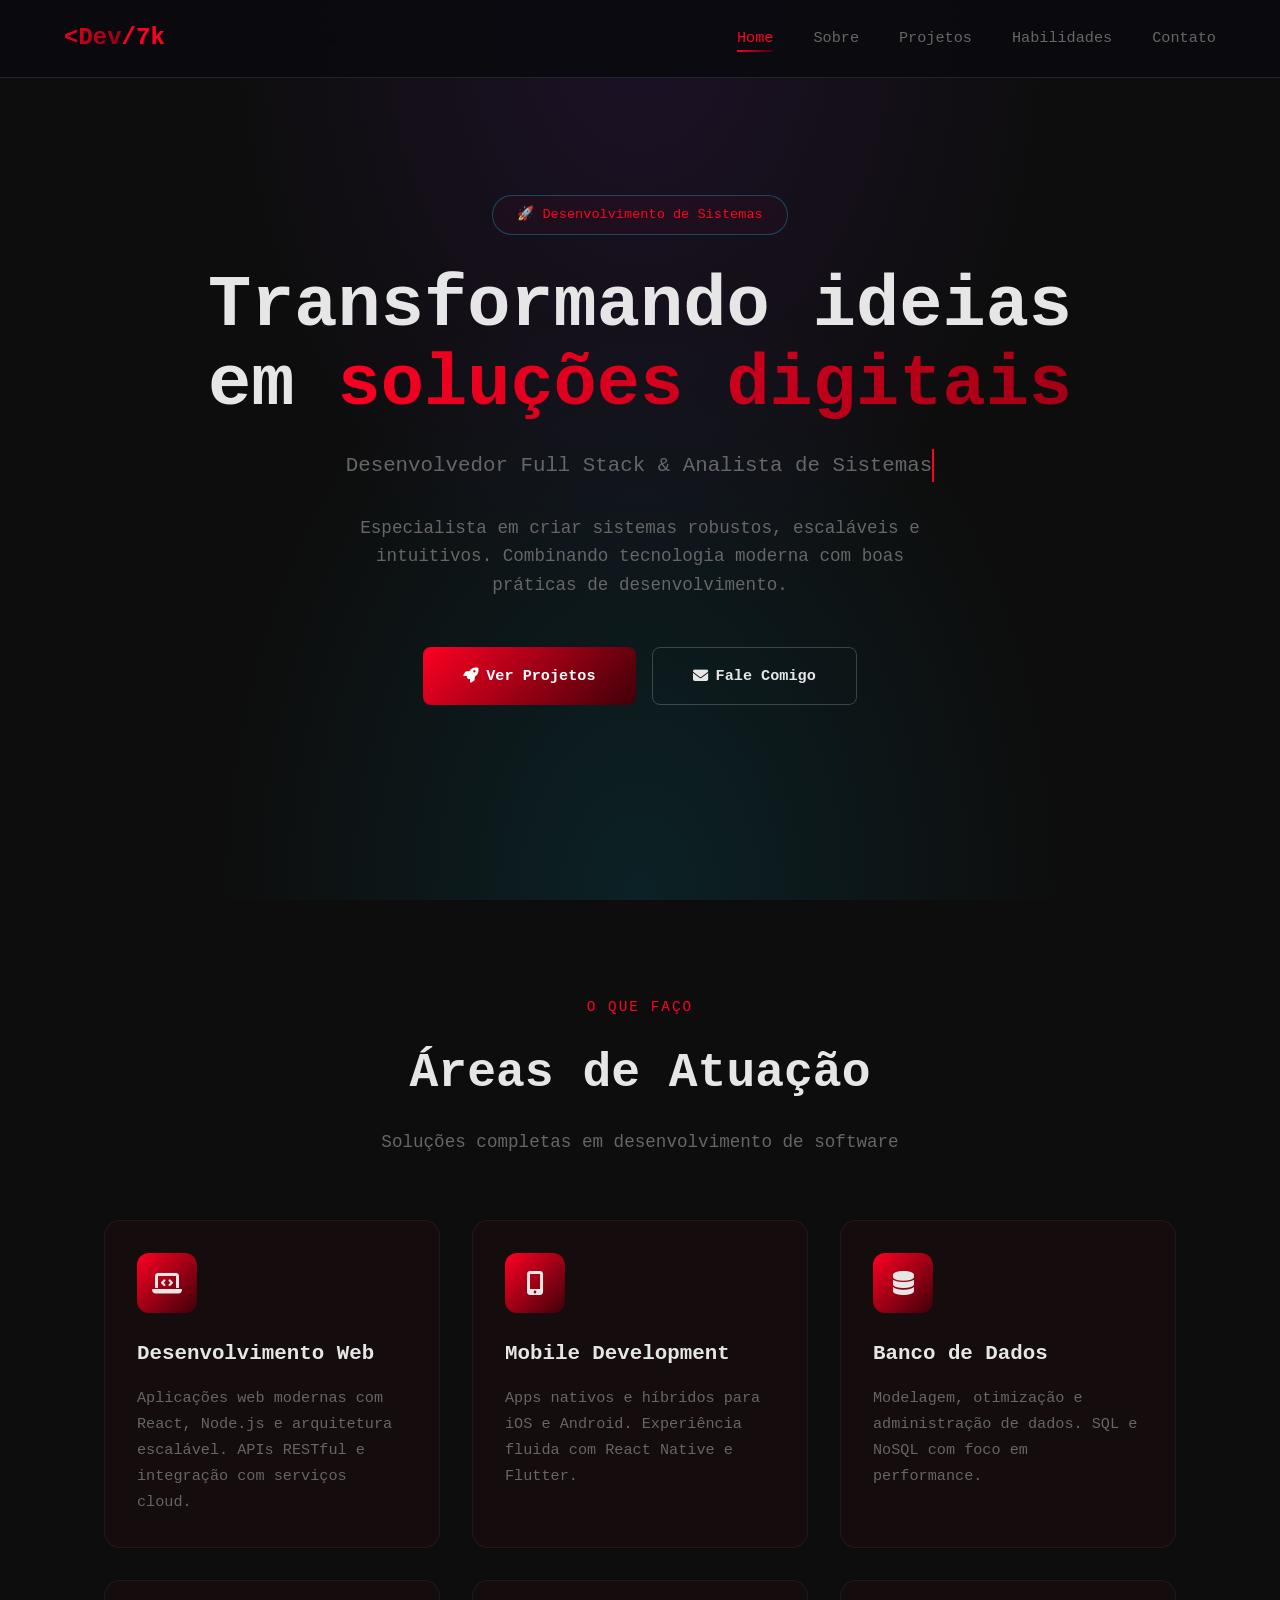
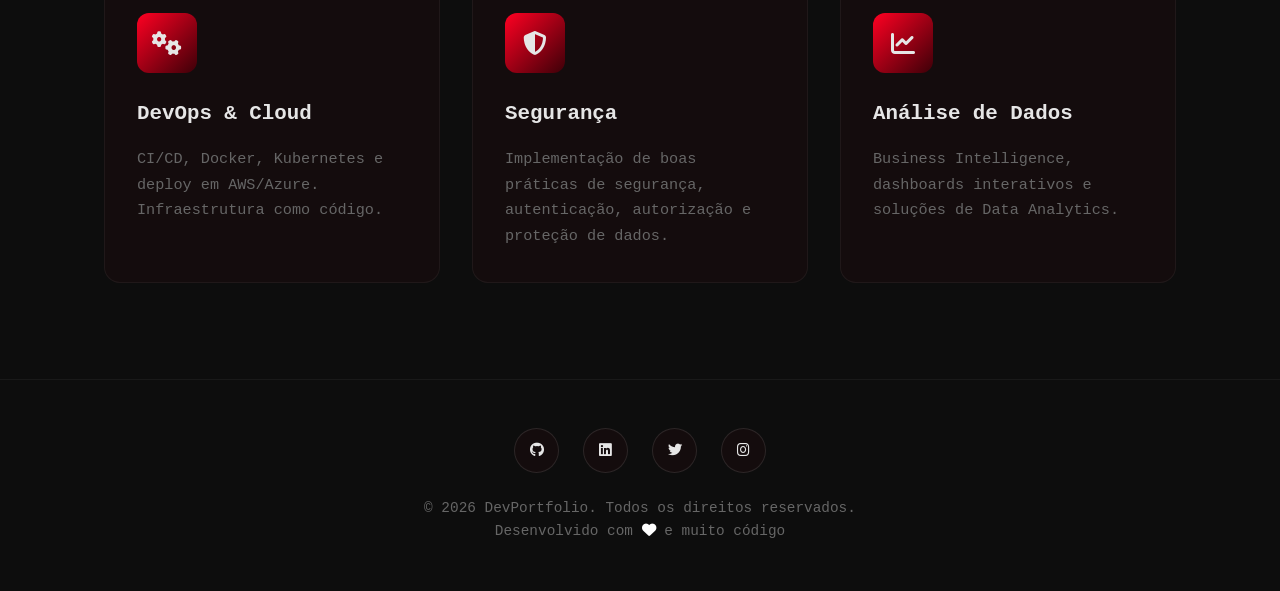
<file: index.html>
<html lang="pt-br">
<head>
<meta charset="UTF-8">
<title>DEV - SITE PESSOAL - lOPES46K</title>
<link rel="stylesheet" href="Css/estilo.css">
<link rel="stylesheet" href="https://cdnjs.cloudflare.com/ajax/libs/font-awesome/6.4.0/css/all.min.css">
</head>
<body>
    <!--MENU DE NAVEGAÇÃO-->
    <nav class="navbar">
        <div class ="logo">&lt;Dev<span>/7k</span></div>
        <ul class="nav-links">
            <li><a href="index.html" class="active">Home</a></li>
            <li><a href="sobre.html">Sobre</a></li>
            <li><a href="projetos.html">Projetos</a></li>
            <li><a href="habilidades.html">Habilidades</a></li>
            <li><a href="contato.html">Contato</a></li>


        </ul>
    </nav>
    <!--SEÇÃO HERO-->
    <section class="hero">
        <div class="hero-content">
          <span class="hero-badge">🚀 Desenvolvimento de Sistemas</span>
            <h1>Transformando ideias em <span class="highlight">soluções digitais</span></h1>
            <div class="typing-text">Desenvolvedor Full Stack & Analista de Sistemas</div>
            <p class="hero-description">
                Especialista em criar sistemas robustos, escaláveis e intuitivos. 
                Combinando tecnologia moderna com boas práticas de desenvolvimento.
            </p>
            <div class="cta-buttons">
                <a href="projetos.html" class="btn btn-primary">
                    <i class="fas fa-rocket"></i> Ver Projetos
                </a>
                <a href="contato.html" class="btn btn-secondary">
                    <i class="fas fa-envelope"></i> Fale Comigo
                </a>
            </div>
        </div>
    </section>
    <!-- Serviços -->
    <section id="servicos">
        <div class="section-header">
            <span class="section-tag">O que faço</span>
            <h2 class="section-title">Áreas de Atuação</h2>
            <p class="section-subtitle">Soluções completas em desenvolvimento de software</p>
        </div>
        
        <div class="cards-grid">
            <div class="card">
                <div class="card-icon">
                    <i class="fas fa-laptop-code"></i>
                </div>
                <h3>Desenvolvimento Web</h3>
                <p>Aplicações web modernas com React, Node.js e arquitetura escalável. APIs RESTful e integração com serviços cloud.</p>
            </div>
            
            <div class="card">
                <div class="card-icon">
                    <i class="fas fa-mobile-alt"></i>
                </div>
                <h3>Mobile Development</h3>
                <p>Apps nativos e híbridos para iOS e Android. Experiência fluida com React Native e Flutter.</p>
            </div>
            
            <div class="card">
                <div class="card-icon">
                    <i class="fas fa-database"></i>
                </div>
                <h3>Banco de Dados</h3>
                <p>Modelagem, otimização e administração de dados. SQL e NoSQL com foco em performance.</p>
            </div>
            
            <div class="card">
                <div class="card-icon">
                    <i class="fas fa-cogs"></i>
                </div>
                <h3>DevOps & Cloud</h3>
                <p>CI/CD, Docker, Kubernetes e deploy em AWS/Azure. Infraestrutura como código.</p>
            </div>
            
            <div class="card">
                <div class="card-icon">
                    <i class="fas fa-shield-alt"></i>
                </div>
                <h3>Segurança</h3>
                <p>Implementação de boas práticas de segurança, autenticação, autorização e proteção de dados.</p>
            </div>
            
            <div class="card">
                <div class="card-icon">
                    <i class="fas fa-chart-line"></i>
                </div>
                <h3>Análise de Dados</h3>
                <p>Business Intelligence, dashboards interativos e soluções de Data Analytics.</p>
            </div>
        </div>
    </section>

    <!-- Footer -->
    <footer>
        <div class="footer-content">
            <div class="social-links">
                <a href="https://github.com/?locale=pt-br"><i class="fab fa-github"></i></a>
                <a href="#"><i class="fab fa-linkedin"></i></a>
                <a href="#"><i class="fab fa-twitter"></i></a>
                <a href="#"><i class="fab fa-instagram"></i></a>
            </div>
            <p>&copy; 2026 DevPortfolio. Todos os direitos reservados.</p>
            <p>Desenvolvido com <i class="fas fa-heart" style="color: var(--accent);"></i> e muito código</p>
        </div>
    </footer>
</body>
</html>
</body>
</html>
</file>
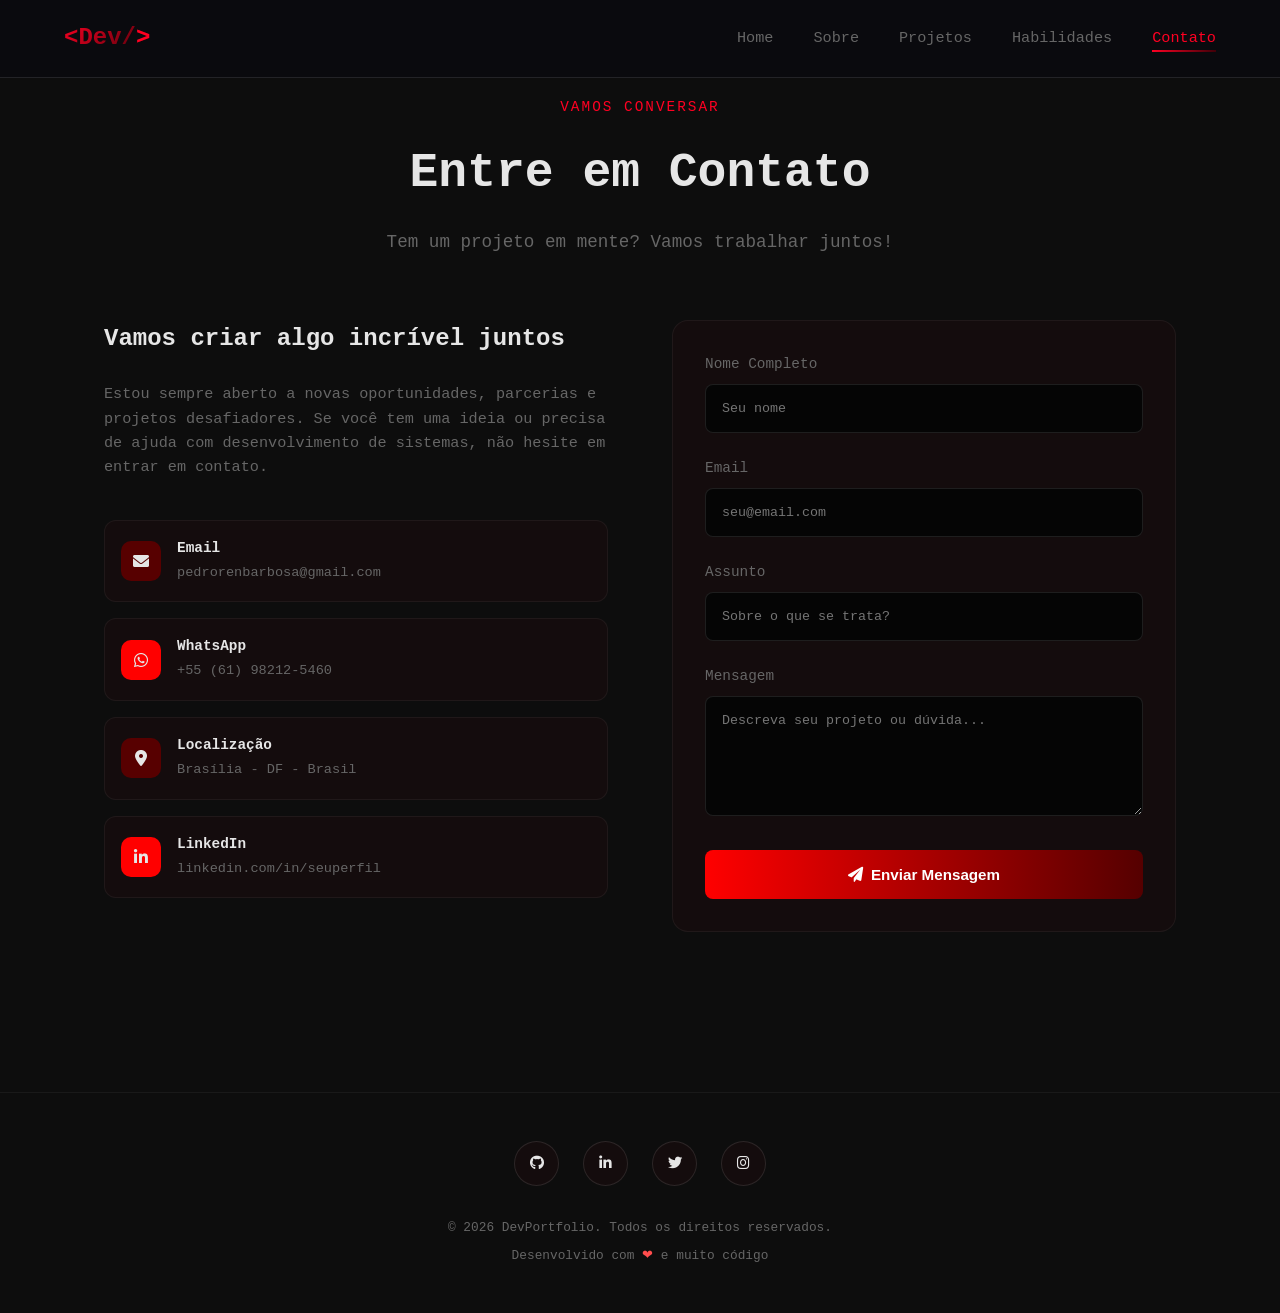
<file: contato.html>
<!DOCTYPE html>
<html lang="pt-br">
<head>
    <meta charset="UTF-8">
    <meta name="viewport" content="width=device-width, initial-scale=1.0">
    <title>Contato | DevPortfolio</title>
    <link rel="stylesheet" href="https://cdnjs.cloudflare.com/ajax/libs/font-awesome/6.0.0/css/all.min.css">
    <link rel="stylesheet" href="Css/estilo.css">
</head>
<body>

    <nav class="navbar">
        <div class="logo">&lt;Dev/<span>&gt;</span></div>
        <ul class="nav-links">
            <li><a href="index.html">Home</a></li>
            <li><a href="sobre.html">Sobre</a></li>
            <li><a href="projetos.html">Projetos</a></li>
            <li><a href="habilidades.html">Habilidades</a></li>
            <li><a href="contato.html" class="active">Contato</a></li>
        </ul>
    </nav>

    <section id="contato" class="contact-section">
        <div class="section-header">
            <span class="section-tag">Vamos Conversar</span>
            <h1 class="section-title">Entre em Contato</h1>
            <p class="section-subtitle">Tem um projeto em mente? Vamos trabalhar juntos!</p>
        </div>

        <div class="contact-container">
            <div class="contact-info">
                <h3 style="font-size: 1.5rem; margin-bottom: 1.5rem; font-family: var(--font-main);">
                    Vamos criar algo incrível juntos
                </h3>
                <p style="margin-bottom: 2.5rem; color: var(--gray); font-size: 0.95rem;">
                    Estou sempre aberto a novas oportunidades, parcerias e projetos desafiadores. 
                    Se você tem uma ideia ou precisa de ajuda com desenvolvimento de sistemas, não hesite em entrar em contato.
                </p>

                <div class="contact-links">
                    <a href="mailto:pedrorenbarbosa@gmail.com" class="contact-link">
                        <i class="fas fa-envelope" style="background: #570000;"></i>
                        <div>
                            <strong style="display: block; font-size: 0.9rem;">Email</strong>
                            <span style="font-size: 0.85rem; color: var(--gray);">pedrorenbarbosa@gmail.com</span>
                        </div>
                    </a>

                    <a href="https://wa.me/5561982125460" class="contact-link">
                        <i class="fab fa-whatsapp" style="background: #ff0000;"></i>
                        <div>
                            <strong style="display: block; font-size: 0.9rem;">WhatsApp</strong>
                            <span style="font-size: 0.85rem; color: var(--gray);">+55 (61) 98212-5460</span>
                        </div>
                    </a>

                    <div class="contact-link">
                        <i class="fas fa-map-marker-alt" style="background: #570000;"></i>
                        <div>
                            <strong style="display: block; font-size: 0.9rem;">Localização</strong>
                            <span style="font-size: 0.85rem; color: var(--gray);">Brasília - DF - Brasil</span>
                        </div>
                    </div>

                    <a href="#" class="contact-link">
                        <i class="fab fa-linkedin-in" style="background: #ff0000;"></i>
                        <div>
                            <strong style="display: block; font-size: 0.9rem;">LinkedIn</strong>
                            <span style="font-size: 0.85rem; color: var(--gray);">linkedin.com/in/seuperfil</span>
                        </div>
                    </a>
                </div>
            </div>

            <form class="contact-form">
                <div class="form-group">
                    <label>Nome Completo</label>
                    <input type="text" placeholder="Seu nome">
                </div>

                <div class="form-group">
                    <label>Email</label>
                    <input type="email" placeholder="seu@email.com">
                </div>

                <div class="form-group">
                    <label>Assunto</label>
                    <input type="text" placeholder="Sobre o que se trata?">
                </div>

                <div class="form-group">
                    <label>Mensagem</label>
                    <textarea placeholder="Descreva seu projeto ou dúvida..."></textarea>
                </div>

                <button type="submit" class="btn btn-primary" style="width: 100%; justify-content: center; background: linear-gradient(90deg, #ff0000 0%, #550000 100%); border: none;">
                    <i class="fas fa-paper-plane"></i> Enviar Mensagem
                </button>
            </form>
        </div>
    </section>

    <footer style="margin-top: 4rem;">
        <div class="footer-content">
            <div class="social-links" style="margin-bottom: 2rem;">
                <a href="https://github.com/?locale=pt-br"><i class="fab fa-github"></i></a>
                <a href="https://br.linkedin.com/"><i class="fab fa-linkedin-in"></i></a>
                <a href="https://x.com/?lang=pt"><i class="fab fa-twitter"></i></a>
                <a href="https://www.instagram.com/"><i class="fab fa-instagram"></i></a>
            </div>
            <p style="font-size: 0.8rem; color: var(--gray);">© 2026 DevPortfolio. Todos os direitos reservados.</p>
            <p style="font-size: 0.8rem; color: var(--gray); margin-top: 0.5rem;">Desenvolvido com <span style="color: #ff4d4d;">❤</span> e muito código</p>
        </div>
    </footer>

</body>
</html>
</file>
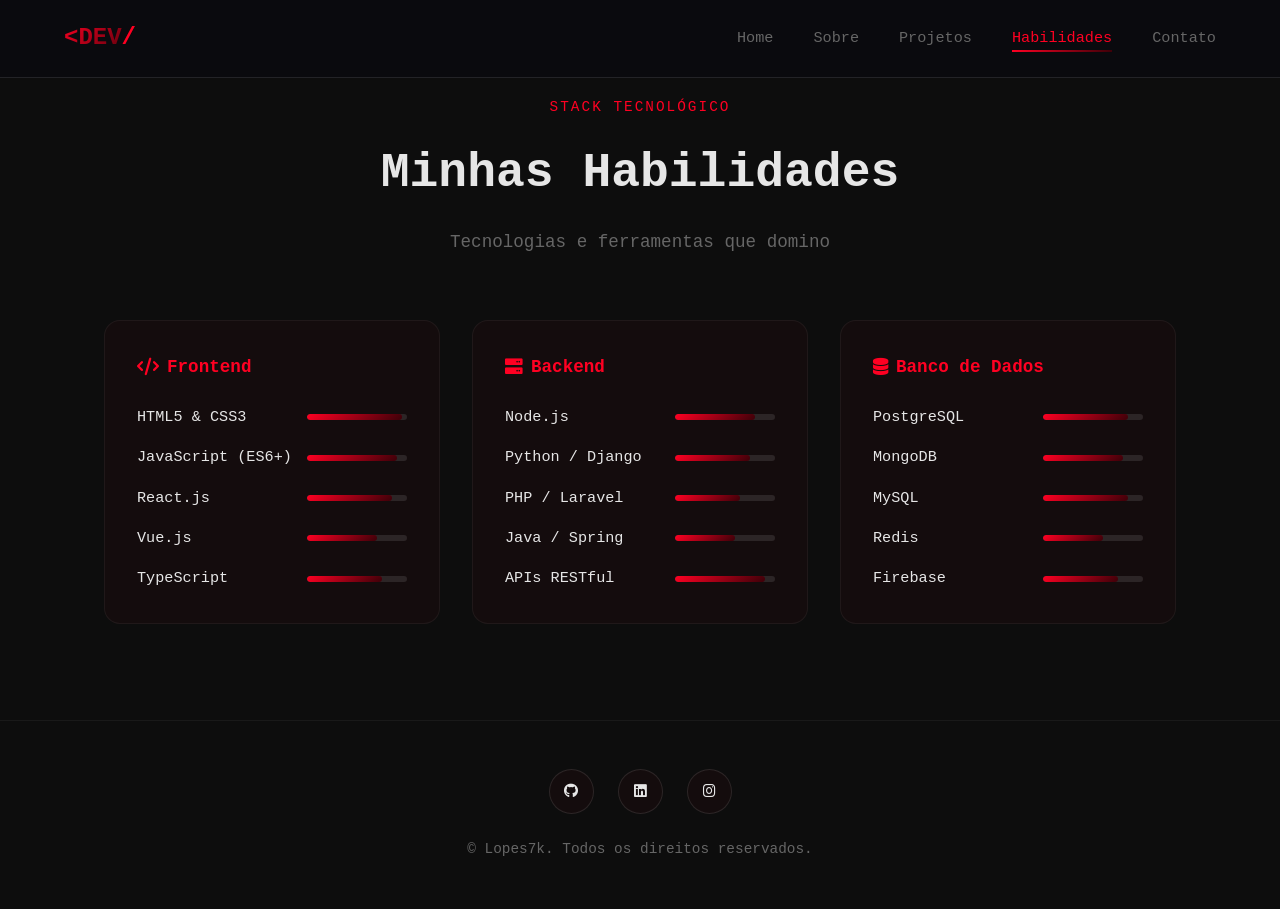
<file: habilidades.html>
<!DOCTYPE html>
<html lang="pt-br">
<head>
    <meta charset="UTF-8">
    <meta name="viewport" content="width=device-width, initial-scale=1.0">
    <title>Portfolio Dev | Minhas Habilidades</title>
    <link rel="stylesheet" href="https://cdnjs.cloudflare.com/ajax/libs/font-awesome/6.0.0/css/all.min.css">
    <link rel="stylesheet" href="Css/estilo.css">
</head>
<body>

    <!--MENU DE NAVEGAÇÃO-->
    <nav class="navbar">
        <div class ="logo">&lt;DEV<span>/</span></div>
        <ul class="nav-links">
            <li><a href="index.html">Home</a></li>
            <li><a href="sobre.html">Sobre</a></li>
            <li><a href="projetos.html">Projetos</a></li>
            <li><a href="habilidades.html" class="active">Habilidades</a></li>
            <li><a href="contato.html">Contato</a></li>
        </ul>
    </nav>

    <main>
        <section id="habilidades" class="skills-section">
            <div class="section-header">
                <span class="section-tag">Stack Tecnológico</span>
                <h1 class="section-title">Minhas Habilidades</h1>
                <p class="section-subtitle">Tecnologias e ferramentas que domino</p>
            </div>

            <div class="skills-container">
                <div class="skill-category">
                    <h3><i class="fas fa-code"></i> Frontend</h3>
                    <div class="skill-list">
                        <div class="skill-item">
                            <span class="skill-name">HTML5 & CSS3</span>
                            <div class="skill-bar"><div class="skill-progress" style="width: 95%;"></div></div>
                        </div>
                        <div class="skill-item">
                            <span class="skill-name">JavaScript (ES6+)</span>
                            <div class="skill-bar"><div class="skill-progress" style="width: 90%;"></div></div>
                        </div>
                        <div class="skill-item">
                            <span class="skill-name">React.js</span>
                            <div class="skill-bar"><div class="skill-progress" style="width: 85%;"></div></div>
                        </div>
                        <div class="skill-item">
                            <span class="skill-name">Vue.js</span>
                            <div class="skill-bar"><div class="skill-progress" style="width: 70%;"></div></div>
                        </div>
                        <div class="skill-item">
                            <span class="skill-name">TypeScript</span>
                            <div class="skill-bar"><div class="skill-progress" style="width: 75%;"></div></div>
                        </div>
                    </div>
                </div>

                <div class="skill-category">
                    <h3><i class="fas fa-server"></i> Backend</h3>
                    <div class="skill-list">
                        <div class="skill-item">
                            <span class="skill-name">Node.js</span>
                            <div class="skill-bar"><div class="skill-progress" style="width: 80%;"></div></div>
                        </div>
                        <div class="skill-item">
                            <span class="skill-name">Python / Django</span>
                            <div class="skill-bar"><div class="skill-progress" style="width: 75%;"></div></div>
                        </div>
                        <div class="skill-item">
                            <span class="skill-name">PHP / Laravel</span>
                            <div class="skill-bar"><div class="skill-progress" style="width: 65%;"></div></div>
                        </div>
                        <div class="skill-item">
                            <span class="skill-name">Java / Spring</span>
                            <div class="skill-bar"><div class="skill-progress" style="width: 60%;"></div></div>
                        </div>
                        <div class="skill-item">
                            <span class="skill-name">APIs RESTful</span>
                            <div class="skill-bar"><div class="skill-progress" style="width: 90%;"></div></div>
                        </div>
                    </div>
                </div>

                <div class="skill-category">
                    <h3><i class="fas fa-database"></i> Banco de Dados</h3>
                    <div class="skill-list">
                        <div class="skill-item">
                            <span class="skill-name">PostgreSQL</span>
                            <div class="skill-bar"><div class="skill-progress" style="width: 85%;"></div></div>
                        </div>
                        <div class="skill-item">
                            <span class="skill-name">MongoDB</span>
                            <div class="skill-bar"><div class="skill-progress" style="width: 80%;"></div></div>
                        </div>
                        <div class="skill-item">
                            <span class="skill-name">MySQL</span>
                            <div class="skill-bar"><div class="skill-progress" style="width: 85%;"></div></div>
                        </div>
                        <div class="skill-item">
                            <span class="skill-name">Redis</span>
                            <div class="skill-bar"><div class="skill-progress" style="width: 60%;"></div></div>
                        </div>
                        <div class="skill-item">
                            <span class="skill-name">Firebase</span>
                            <div class="skill-bar"><div class="skill-progress" style="width: 75%;"></div></div>
                        </div>
                    </div>
                </div>
            </div>
        </section>
    </main>

    <footer>
        <div class="footer-content">
            <div class="social-links">
                <a href="https://github.com/?locale=pt-br"><i class="fab fa-github"></i></a>
                <a href="https://br.linkedin.com/"><i class="fab fa-linkedin"></i></a>
                <a href="https://www.instagram.com/"><i class="fab fa-instagram"></i></a>
            </div>
            <p>&copy; Lopes7k. Todos os direitos reservados.</p>
        </div>
    </footer>

</body>
</html>
</file>
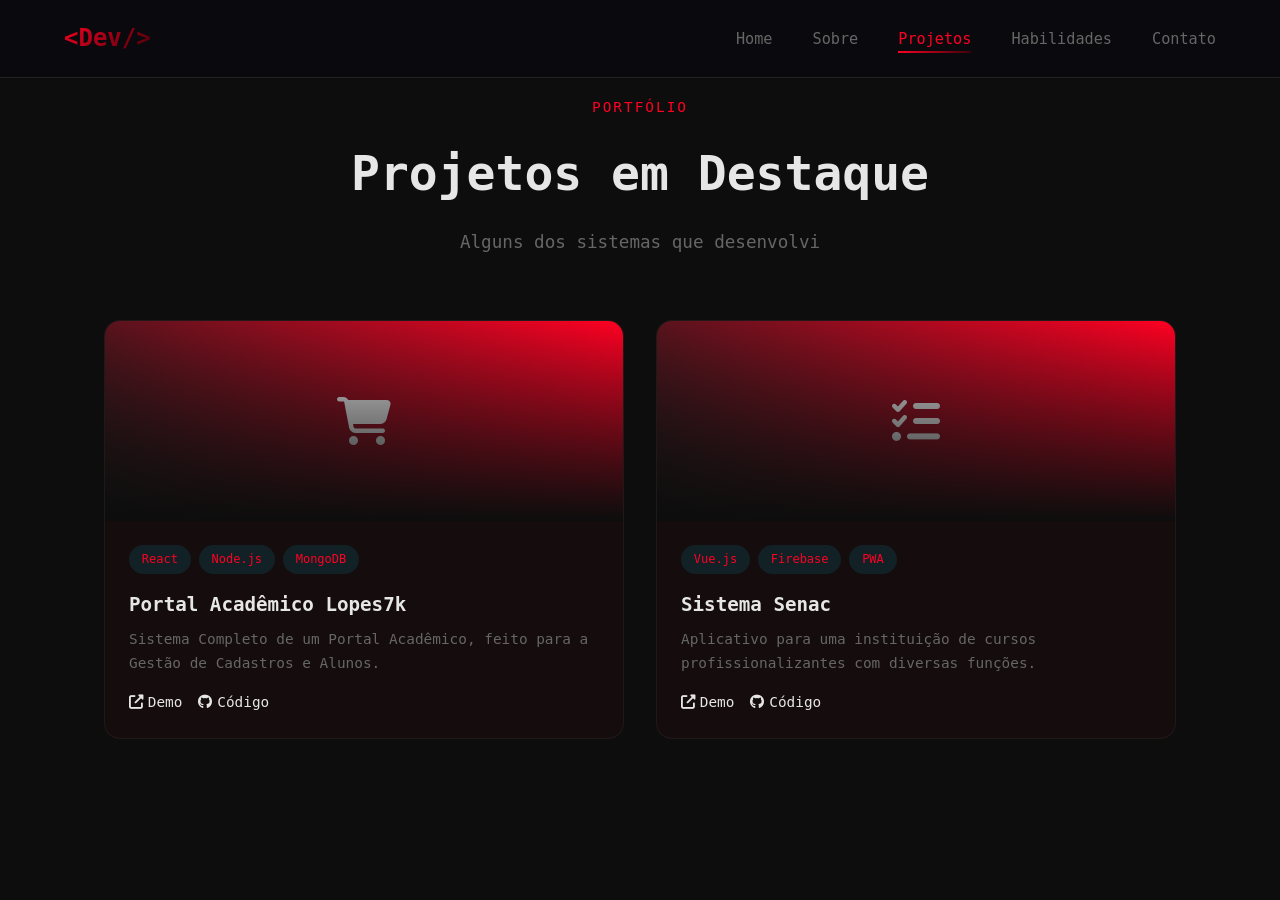
<file: projetos.html>
<!DOCTYPE html>
<html lang="pt-br">
<head>
    <meta charset="UTF-8">
    <meta name="viewport" content="width=device-width, initial-scale=1.0">
    <title>Dev Portfolio</title>
    <link rel="stylesheet" href="https://cdnjs.cloudflare.com/ajax/libs/font-awesome/6.4.0/css/all.min.css">
    <link rel="stylesheet" href="Css/estilo.css">
</head>
<body>

    <nav class="navbar">
        <div class="logo">&lt;Dev/&gt;</div>
        <ul class="nav-links">
            <li><a href="index.html">Home</a></li>
            <li><a href="sobre.html">Sobre</a></li>
            <li><a href="projetos.html" class="active">Projetos</a></li>
            <li><a href="habilidades.html">Habilidades</a></li>
            <li><a href="contato.html">Contato</a></li>
        </ul>
    </nav>

    <section id="projetos">
        <div class="section-header">
            <span class="section-tag">Portfólio</span>
            <h2 class="section-title">Projetos em Destaque</h2>
            <p class="section-subtitle">Alguns dos sistemas que desenvolvi</p>
        </div>

        <div class="projects-grid">
            
            <article class="project-card">
                <div class="project-image">
                    <i class="fas fa-shopping-cart"></i>
                </div>
                <div class="project-content">
                    <div class="project-tags">
                        <span class="tag">React</span>
                        <span class="tag">Node.js</span>
                        <span class="tag">MongoDB</span>
                    </div>
                    <h3>Portal Acadêmico Lopes7k</h3>
                    <p>Sistema Completo de um Portal Acadêmico, feito para a Gestão de Cadastros e Alunos.</p>
                    <div class="project-links">
                        <a href="#"><i class="fas fa-external-link-alt"></i> Demo</a>
                        <a href="#"><i class="fab fa-github"></i> Código</a>
                    </div>
                </div>
            </article>

            <article class="project-card">
                <div class="project-image">
                    <i class="fas fa-tasks"></i>
                </div>
                <div class="project-content">
                    <div class="project-tags">
                        <span class="tag">Vue.js</span>
                        <span class="tag">Firebase</span>
                        <span class="tag">PWA</span>
                    </div>
                    <h3>Sistema Senac</h3>
                    <p>Aplicativo para uma instituição de cursos profissionalizantes com diversas funções.</p>
                    <div class="project-links">
                        <a href="index.html"><i class="fas fa-external-link-alt"></i> Demo</a>
                        <a href="#"><i class="fab fa-github"></i> Código</a>
                    </div>
                </div>
            </article>

        </div>
    </section>

</body>
</html>
</file>
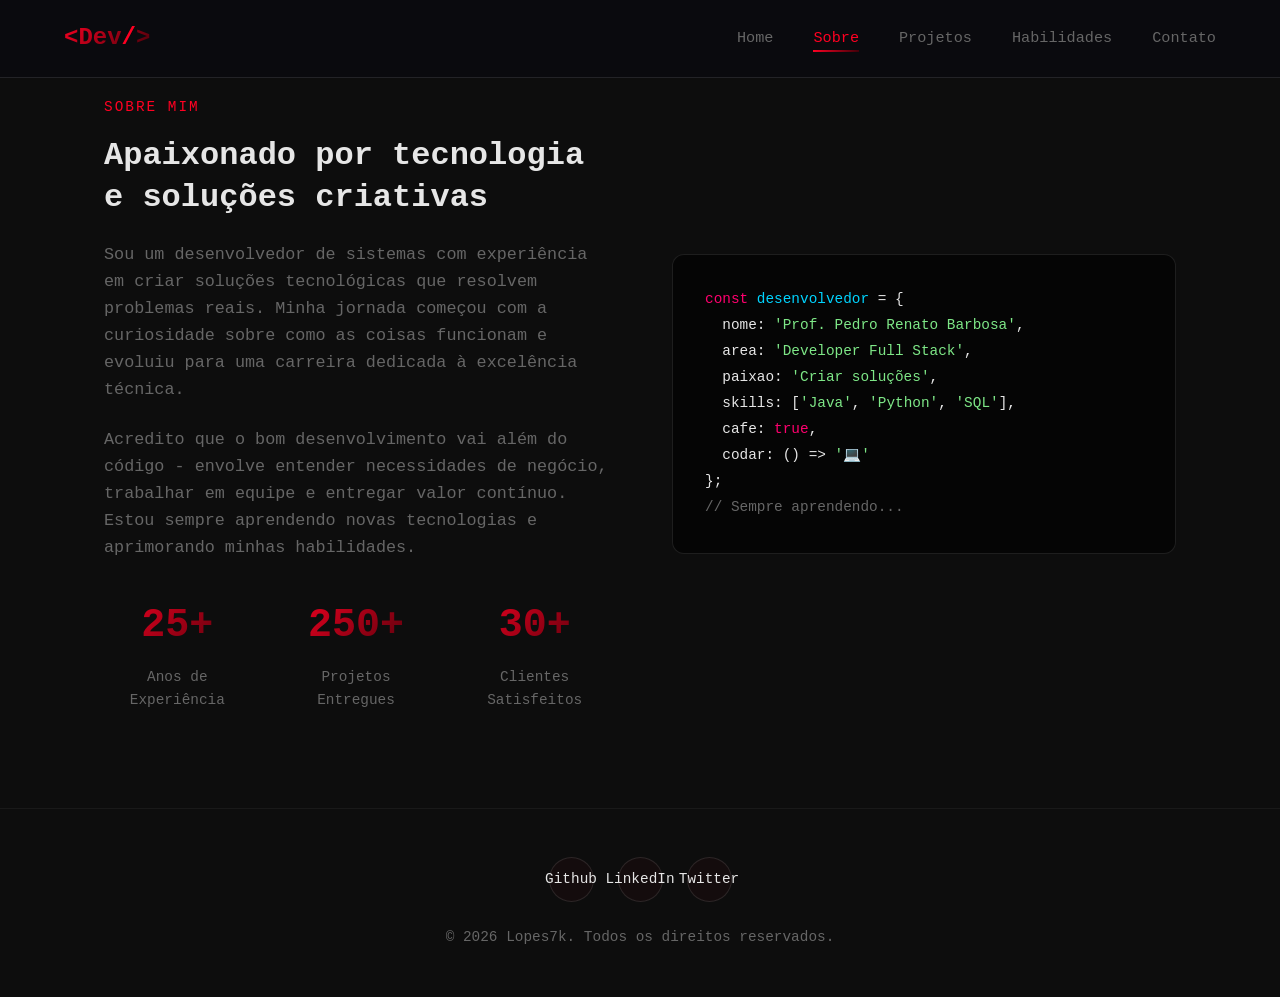
<file: sobre.html>
<!DOCTYPE html>
<html lang="pt-br">
<head>
    <meta charset="UTF-8">
    <meta name="viewport" content="width=device-width, initial-scale=1.0">
    <title>DevPortfolio</title>
    <link rel="stylesheet" href="Css/estilo.css"> </head>
<body>

    <nav class="navbar">
        <div class="logo">&lt;Dev<span>/</span>&gt;</div>
        <ul class="nav-links">
            <li><a href="index.html">Home</a></li>
            <li><a href="sobre.html" class="active">Sobre</a></li>
            <li><a href="projetos.html">Projetos</a></li>
            <li><a href="habilidades.html">Habilidades</a></li>
            <li><a href="contato.html">Contato</a></li>
        </ul>
    </nav>

    <main>
        <section id="sobre" class="about">
            <div class="about-content">
                
                <div class="about-text">
                    <span class="section-tag">Sobre Mim</span>
                    <h2 class="section-title">Apaixonado por tecnologia e soluções criativas</h2>
                    
                    <p>Sou um desenvolvedor de sistemas com experiência em criar soluções tecnológicas que resolvem problemas reais. Minha jornada começou com a curiosidade sobre como as coisas funcionam e evoluiu para uma carreira dedicada à excelência técnica.</p>
                    
                    <p>Acredito que o bom desenvolvimento vai além do código - envolve entender necessidades de negócio, trabalhar em equipe e entregar valor contínuo. Estou sempre aprendendo novas tecnologias e aprimorando minhas habilidades.</p>

                    <div class="stats">
                        <div class="stat-item">
                            <div class="stat-number">25+</div>
                            <div class="stat-label">Anos de Experiência</div>
                        </div>
                        <div class="stat-item">
                            <div class="stat-number">250+</div>
                            <div class="stat-label">Projetos Entregues</div>
                        </div>
                        <div class="stat-item">
                            <div class="stat-number">30+</div>
                            <div class="stat-label">Clientes Satisfeitos</div>
                        </div>
                    </div>
                </div>

 <div class="about-image">
                <pre class="code-block"><code><span class="code-keyword">const</span> <span class="code-function">desenvolvedor</span> = {
  nome: <span class="code-string">'Prof. Pedro Renato Barbosa'</span>,
  area: <span class="code-string">'Developer Full Stack'</span>,
  paixao: <span class="code-string">'Criar soluções'</span>,
  skills: [<span class="code-string">'Java'</span>, <span class="code-string">'Python'</span>, <span class="code-string">'SQL'</span>],
  cafe: <span class="code-keyword">true</span>,
  codar: () => <span class="code-string">'💻'</span>
};
<span class="code-comment">// Sempre aprendendo...</span></code></pre>
            </div>
        </div>
    </section>

    <footer>
        <div class="social-links">
            <a href="https://github.com/?locale=pt-br">Github</a>
            <a href="https://br.linkedin.com/">LinkedIn</a>
            <a href="https://x.com/?lang=pt">Twitter</a>
        </div>
        <p>&copy; 2026 Lopes7k. Todos os direitos reservados.</p>
    </footer>
</body>
</html>
</file>
<file: Css/estilo.css>
/* ============================================
   RESET E CONFIGURAÇÕES GLOBAIS
   ============================================ */
* {
    margin: 0;
    padding: 0;
    box-sizing: border-box;
}

:root {
    /* Cores principais - Crimson Tech (Dev Mode) */
    --primary: #ff0022;       /* Vermelho Vibrante / Alerta */
    --secondary: #700010;     /* Vinho Profundo (para profundidade) */
    --accent: #ffffff;        /* Branco para leitura limpa */
    --dark: #0d0d0d;          /* Preto Puro (Background) */
    --darker: #050505;        /* Preto profundo (Navbar) */
    --light: #e6e6e6;         /* Cinza muito claro para texto */
    --gray: #666666;          /* Cinza neutro (Subtextos) */
    --card-bg: rgba(255, 0, 34, 0.03); /* Glow vermelho sutil nos cards */
    
    /* Gradientes */
    --gradient-1: linear-gradient(135deg, #ff0022 0%, #3d0008 100%);
    --gradient-2: linear-gradient(45deg, #1a1a1a 0%, #ff0022 100%);
    
    /* Tipografia de Código */
    --font-main: 'JetBrains Mono', 'Fira Code', monospace; /* Fonte mono em tudo para cara de dev */
    --font-mono: 'Fira Code', monospace;
    --transition: all 0.2s ease-in-out; /* Transição mais rápida/seca */
}

html {
    scroll-behavior: smooth;
}

body {
    font-family: var(--font-main);
    background-color: var(--dark);
    color: var(--light);
    line-height: 1.6;
    overflow-x: hidden;
}

/* ============================================
   ANIMAÇÕES
   ============================================ */
@keyframes fadeInUp {
    from {
        opacity: 0;
        transform: translateY(30px);
    }
    to {
        opacity: 1;
        transform: translateY(0);
    }
}

@keyframes pulse {
    0%, 100% { opacity: 1; }
    50% { opacity: 0.5; }
}

@keyframes float {
    0%, 100% { transform: translateY(0); }
    50% { transform: translateY(-10px); }
}

@keyframes gradientShift {
    0% { background-position: 0% 50%; }
    50% { background-position: 100% 50%; }
    100% { background-position: 0% 50%; }
}

@keyframes typing {
    from { width: 0; }
    to { width: 100%; }
}

@keyframes blink {
    50% { border-color: transparent; }
}

/* ============================================
   NAVEGAÇÃO
   ============================================ */
.navbar {
    position: fixed;
    top: 0;
    width: 100%;
    padding: 1.2rem 5%;
    background: rgba(10, 10, 15, 0.9);
    backdrop-filter: blur(20px);
    border-bottom: 1px solid rgba(255, 255, 255, 0.1);
    z-index: 1000;
    display: flex;
    justify-content: space-between;
    align-items: center;
    transition: var(--transition);
}

.logo {
    font-size: 1.5rem;
    font-weight: 700;
    background: var(--gradient-1);
    -webkit-background-clip: text;
    -webkit-text-fill-color: transparent;
    background-clip: text;
    font-family: var(--font-mono);
}

.logo span {
    color: var(--primary);
    -webkit-text-fill-color: var(--primary);
}

.nav-links {
    display: flex;
    list-style: none;
    gap: 2.5rem;
}

.nav-links a {
    color: var(--gray);
    text-decoration: none;
    font-weight: 500;
    font-size: 0.95rem;
    position: relative;
    transition: var(--transition);
}

.nav-links a::after {
    content: '';
    position: absolute;
    bottom: -5px;
    left: 0;
    width: 0;
    height: 2px;
    background: var(--gradient-1);
    transition: var(--transition);
}

.nav-links a:hover,
.nav-links a.active {
    color: var(--primary);
}

.nav-links a:hover::after,
.nav-links a.active::after {
    width: 100%;
}

/* ============================================
   HERO SECTION
   ============================================ */
.hero {
    min-height: 100vh;
    display: flex;
    align-items: center;
    justify-content: center;
    padding: 0 5%;
    position: relative;
    background: 
        radial-gradient(ellipse at top, rgba(123, 44, 191, 0.15) 0%, transparent 50%),
        radial-gradient(ellipse at bottom, rgba(0, 212, 255, 0.1) 0%, transparent 50%);
}

.hero-content {
    text-align: center;
    max-width: 900px;
    animation: fadeInUp 1s ease-out;
}

.hero-badge {
    display: inline-block;
    padding: 0.5rem 1.5rem;
    background: var(--card-bg);
    border: 1px solid rgba(0, 212, 255, 0.3);
    border-radius: 50px;
    color: var(--primary);
    font-family: var(--font-mono);
    font-size: 0.85rem;
    margin-bottom: 2rem;
    animation: pulse 2s infinite;
}

.hero h1 {
    font-size: clamp(2.5rem, 6vw, 4.5rem);
    font-weight: 800;
    margin-bottom: 1.5rem;
    line-height: 1.1;
}

.hero h1 .highlight {
    background: var(--gradient-1);
    background-size: 200% 200%;
    -webkit-background-clip: text;
    -webkit-text-fill-color: transparent;
    background-clip: text;
    animation: gradientShift 3s ease infinite;
}

.typing-text {
    font-family: var(--font-mono);
    font-size: 1.3rem;
    color: var(--gray);
    margin-bottom: 2rem;
    border-right: 2px solid var(--primary);
    white-space: nowrap;
    overflow: hidden;
    display: inline-block;
    animation: typing 3.5s steps(40, end), blink 0.75s step-end infinite;
}

.hero-description {
    font-size: 1.1rem;
    color: var(--gray);
    max-width: 600px;
    margin: 0 auto 3rem;
}

.cta-buttons {
    display: flex;
    gap: 1rem;
    justify-content: center;
    flex-wrap: wrap;
}

/* ============================================
   BOTÕES
   ============================================ */
.btn {
    padding: 1rem 2.5rem;
    border-radius: 8px;
    font-weight: 600;
    text-decoration: none;
    transition: var(--transition);
    display: inline-flex;
    align-items: center;
    gap: 0.5rem;
    font-size: 0.95rem;
}

.btn-primary {
    background: var(--gradient-1);
    color: white;
    border: none;
    position: relative;
    overflow: hidden;
}

.btn-primary::before {
    content: '';
    position: absolute;
    top: 0;
    left: -100%;
    width: 100%;
    height: 100%;
    background: linear-gradient(90deg, transparent, rgba(255,255,255,0.2), transparent);
    transition: var(--transition);
}

.btn-primary:hover::before {
    left: 100%;
}

.btn-primary:hover {
    transform: translateY(-3px);
    box-shadow: 0 10px 30px rgba(0, 212, 255, 0.3);
}

.btn-secondary {
    background: transparent;
    color: var(--light);
    border: 1px solid rgba(255, 255, 255, 0.2);
}

.btn-secondary:hover {
    border-color: var(--primary);
    color: var(--primary);
    transform: translateY(-3px);
}

/* ============================================
   SEÇÕES COMUNS
   ============================================ */
section {
    padding: 6rem 5%;
    max-width: 1200px;
    margin: 0 auto;
}

.section-header {
    text-align: center;
    margin-bottom: 4rem;
}

.section-tag {
    color: var(--primary);
    font-family: var(--font-mono);
    font-size: 0.9rem;
    text-transform: uppercase;
    letter-spacing: 2px;
    margin-bottom: 1rem;
    display: block;
}

.section-title {
    font-size: clamp(2rem, 4vw, 3rem);
    font-weight: 700;
    margin-bottom: 1rem;
}

.section-subtitle {
    color: var(--gray);
    font-size: 1.1rem;
    max-width: 600px;
    margin: 0 auto;
}

/* ============================================
   CARDS
   ============================================ */
.cards-grid {
    display: grid;
    grid-template-columns: repeat(auto-fit, minmax(300px, 1fr));
    gap: 2rem;
}

.card {
    background: var(--card-bg);
    border: 1px solid rgba(255, 255, 255, 0.05);
    border-radius: 16px;
    padding: 2rem;
    transition: var(--transition);
    position: relative;
    overflow: hidden;
}

.card::before {
    content: '';
    position: absolute;
    top: 0;
    left: 0;
    width: 100%;
    height: 3px;
    background: var(--gradient-1);
    transform: scaleX(0);
    transform-origin: left;
    transition: var(--transition);
}

.card:hover {
    transform: translateY(-5px);
    border-color: rgba(0, 212, 255, 0.2);
    box-shadow: 0 20px 40px rgba(0, 0, 0, 0.3);
}

.card:hover::before {
    transform: scaleX(1);
}

.card-icon {
    width: 60px;
    height: 60px;
    background: var(--gradient-1);
    border-radius: 12px;
    display: flex;
    align-items: center;
    justify-content: center;
    font-size: 1.5rem;
    margin-bottom: 1.5rem;
}

.card h3 {
    font-size: 1.3rem;
    margin-bottom: 1rem;
    color: var(--light);
}

.card p {
    color: var(--gray);
    font-size: 0.95rem;
    line-height: 1.7;
}

/* ============================================
   HABILIDADES
   ============================================ */
.skills-container {
    display: grid;
    grid-template-columns: repeat(auto-fit, minmax(250px, 1fr));
    gap: 2rem;
}

.skill-category {
    background: var(--card-bg);
    border-radius: 16px;
    padding: 2rem;
    border: 1px solid rgba(255, 255, 255, 0.05);
}

.skill-category h3 {
    color: var(--primary);
    font-family: var(--font-mono);
    font-size: 1.1rem;
    margin-bottom: 1.5rem;
    display: flex;
    align-items: center;
    gap: 0.5rem;
}

.skill-list {
    display: flex;
    flex-direction: column;
    gap: 1rem;
}

.skill-item {
    display: flex;
    justify-content: space-between;
    align-items: center;
}

.skill-name {
    color: var(--light);
    font-size: 0.95rem;
}

.skill-bar {
    width: 100px;
    height: 6px;
    background: rgba(255, 255, 255, 0.1);
    border-radius: 3px;
    overflow: hidden;
}

.skill-progress {
    height: 100%;
    background: var(--gradient-1);
    border-radius: 3px;
    transition: width 1s ease;
}

/* ============================================
   PROJETOS
   ============================================ */
.projects-grid {
    display: grid;
    grid-template-columns: repeat(auto-fit, minmax(350px, 1fr));
    gap: 2rem;
}

.project-card {
    background: var(--card-bg);
    border-radius: 16px;
    overflow: hidden;
    border: 1px solid rgba(255, 255, 255, 0.05);
    transition: var(--transition);
}

.project-card:hover {
    transform: translateY(-10px);
    box-shadow: 0 30px 60px rgba(0, 0, 0, 0.4);
}

.project-image {
    height: 200px;
    background: var(--gradient-2);
    display: flex;
    align-items: center;
    justify-content: center;
    font-size: 3rem;
    position: relative;
    overflow: hidden;
}

.project-image::after {
    content: '';
    position: absolute;
    top: 0;
    left: 0;
    width: 100%;
    height: 100%;
    background: linear-gradient(to bottom, transparent 0%, var(--dark) 100%);
}

.project-content {
    padding: 1.5rem;
}

.project-tags {
    display: flex;
    gap: 0.5rem;
    flex-wrap: wrap;
    margin-bottom: 1rem;
}

.tag {
    padding: 0.3rem 0.8rem;
    background: rgba(0, 212, 255, 0.1);
    color: var(--primary);
    border-radius: 20px;
    font-size: 0.75rem;
    font-family: var(--font-mono);
}

.project-content h3 {
    font-size: 1.2rem;
    margin-bottom: 0.5rem;
}

.project-content p {
    color: var(--gray);
    font-size: 0.9rem;
    margin-bottom: 1rem;
}

.project-links {
    display: flex;
    gap: 1rem;
}

.project-links a {
    color: var(--light);
    text-decoration: none;
    font-size: 0.9rem;
    display: flex;
    align-items: center;
    gap: 0.3rem;
    transition: var(--transition);
}

.project-links a:hover {
    color: var(--primary);
}

/* ============================================
   SOBRE / TIMELINE
   ============================================ */
.about-content {
    display: grid;
    grid-template-columns: 1fr 1fr;
    gap: 4rem;
    align-items: center;
}

.about-text {
    animation: fadeInUp 1s ease-out;
}

.about-text h2 {
    font-size: 2rem;
    margin-bottom: 1.5rem;
    line-height: 1.3;
}

.about-text p {
    color: var(--gray);
    margin-bottom: 1.5rem;
    font-size: 1.05rem;
}

.stats {
    display: grid;
    grid-template-columns: repeat(3, 1fr);
    gap: 2rem;
    margin-top: 2rem;
}

.stat-item {
    text-align: center;
}

.stat-number {
    font-size: 2.5rem;
    font-weight: 700;
    background: var(--gradient-1);
    -webkit-background-clip: text;
    -webkit-text-fill-color: transparent;
    background-clip: text;
}

.stat-label {
    color: var(--gray);
    font-size: 0.9rem;
    margin-top: 0.5rem;
}

.about-image {
    position: relative;
    animation: float 6s ease-in-out infinite;
}

.code-block {
    background: var(--darker);
    border-radius: 12px;
    padding: 2rem;
    border: 1px solid rgba(255, 255, 255, 0.1);
    font-family: var(--font-mono);
    font-size: 0.9rem;
    line-height: 1.8;
}

.code-line {
    display: block;
}

.code-keyword { color: #ff006e; }
.code-function { color: #00d4ff; }
.code-string { color: #7ee787; }
.code-comment { color: var(--gray); }

/* ============================================
   CONTATO
   ============================================ */
.contact-container {
    display: grid;
    grid-template-columns: 1fr 1fr;
    gap: 4rem;
}

.contact-info h3 {
    font-size: 1.5rem;
    margin-bottom: 1rem;
}

.contact-info p {
    color: var(--gray);
    margin-bottom: 2rem;
}

.contact-links {
    display: flex;
    flex-direction: column;
    gap: 1rem;
}

.contact-link {
    display: flex;
    align-items: center;
    gap: 1rem;
    padding: 1rem;
    background: var(--card-bg);
    border-radius: 12px;
    text-decoration: none;
    color: var(--light);
    transition: var(--transition);
    border: 1px solid rgba(255, 255, 255, 0.05);
}

.contact-link:hover {
    border-color: var(--primary);
    transform: translateX(10px);
}

.contact-link i {
    width: 40px;
    height: 40px;
    background: var(--gradient-1);
    border-radius: 10px;
    display: flex;
    align-items: center;
    justify-content: center;
}

.contact-form {
    background: var(--card-bg);
    padding: 2rem;
    border-radius: 16px;
    border: 1px solid rgba(255, 255, 255, 0.05);
}

.form-group {
    margin-bottom: 1.5rem;
}

.form-group label {
    display: block;
    margin-bottom: 0.5rem;
    color: var(--gray);
    font-size: 0.9rem;
}

.form-group input,
.form-group textarea {
    width: 100%;
    padding: 1rem;
    background: var(--darker);
    border: 1px solid rgba(255, 255, 255, 0.1);
    border-radius: 8px;
    color: var(--light);
    font-family: inherit;
    transition: var(--transition);
}

.form-group input:focus,
.form-group textarea:focus {
    outline: none;
    border-color: var(--primary);
}

.form-group textarea {
    min-height: 120px;
    resize: vertical;
}

/* ============================================
   FOOTER
   ============================================ */
footer {
    text-align: center;
    padding: 3rem 5%;
    border-top: 1px solid rgba(255, 255, 255, 0.05);
    color: var(--gray);
    font-size: 0.9rem;
}

.footer-content {
    max-width: 1200px;
    margin: 0 auto;
}

.social-links {
    display: flex;
    justify-content: center;
    gap: 1.5rem;
    margin-bottom: 1.5rem;
}

.social-links a {
    width: 45px;
    height: 45px;
    background: var(--card-bg);
    border-radius: 50%;
    display: flex;
    align-items: center;
    justify-content: center;
    color: var(--light);
    text-decoration: none;
    transition: var(--transition);
    border: 1px solid rgba(255, 255, 255, 0.1);
}

.social-links a:hover {
    background: var(--gradient-1);
    transform: translateY(-5px);
    border-color: transparent;
}

/* ============================================
   RESPONSIVIDADE
   ============================================ */
@media (max-width: 768px) {
    .navbar {
        padding: 1rem 5%;
    }
    
    .nav-links {
        gap: 1.2rem;
        font-size: 0.9rem;
    }
    
    .about-content,
    .contact-container {
        grid-template-columns: 1fr;
        gap: 2rem;
    }
    
    .stats {
        grid-template-columns: 1fr;
        gap: 1rem;
    }
    
    .projects-grid {
        grid-template-columns: 1fr;
    }
    
    .hero h1 {
        font-size: 2.5rem;
    }
    
    .typing-text {
        font-size: 1rem;
        white-space: normal;
        border: none;
        animation: none;
    }
}

/* ============================================
   SCROLLBAR PERSONALIZADA
   ============================================ */
::-webkit-scrollbar {
    width: 10px;
}

::-webkit-scrollbar-track {
    background: var(--darker);
}

::-webkit-scrollbar-thumb {
    background: var(--gradient-1);
    border-radius: 5px;
}

::-webkit-scrollbar-thumb:hover {
    background: var(--primary);
}
</file>
